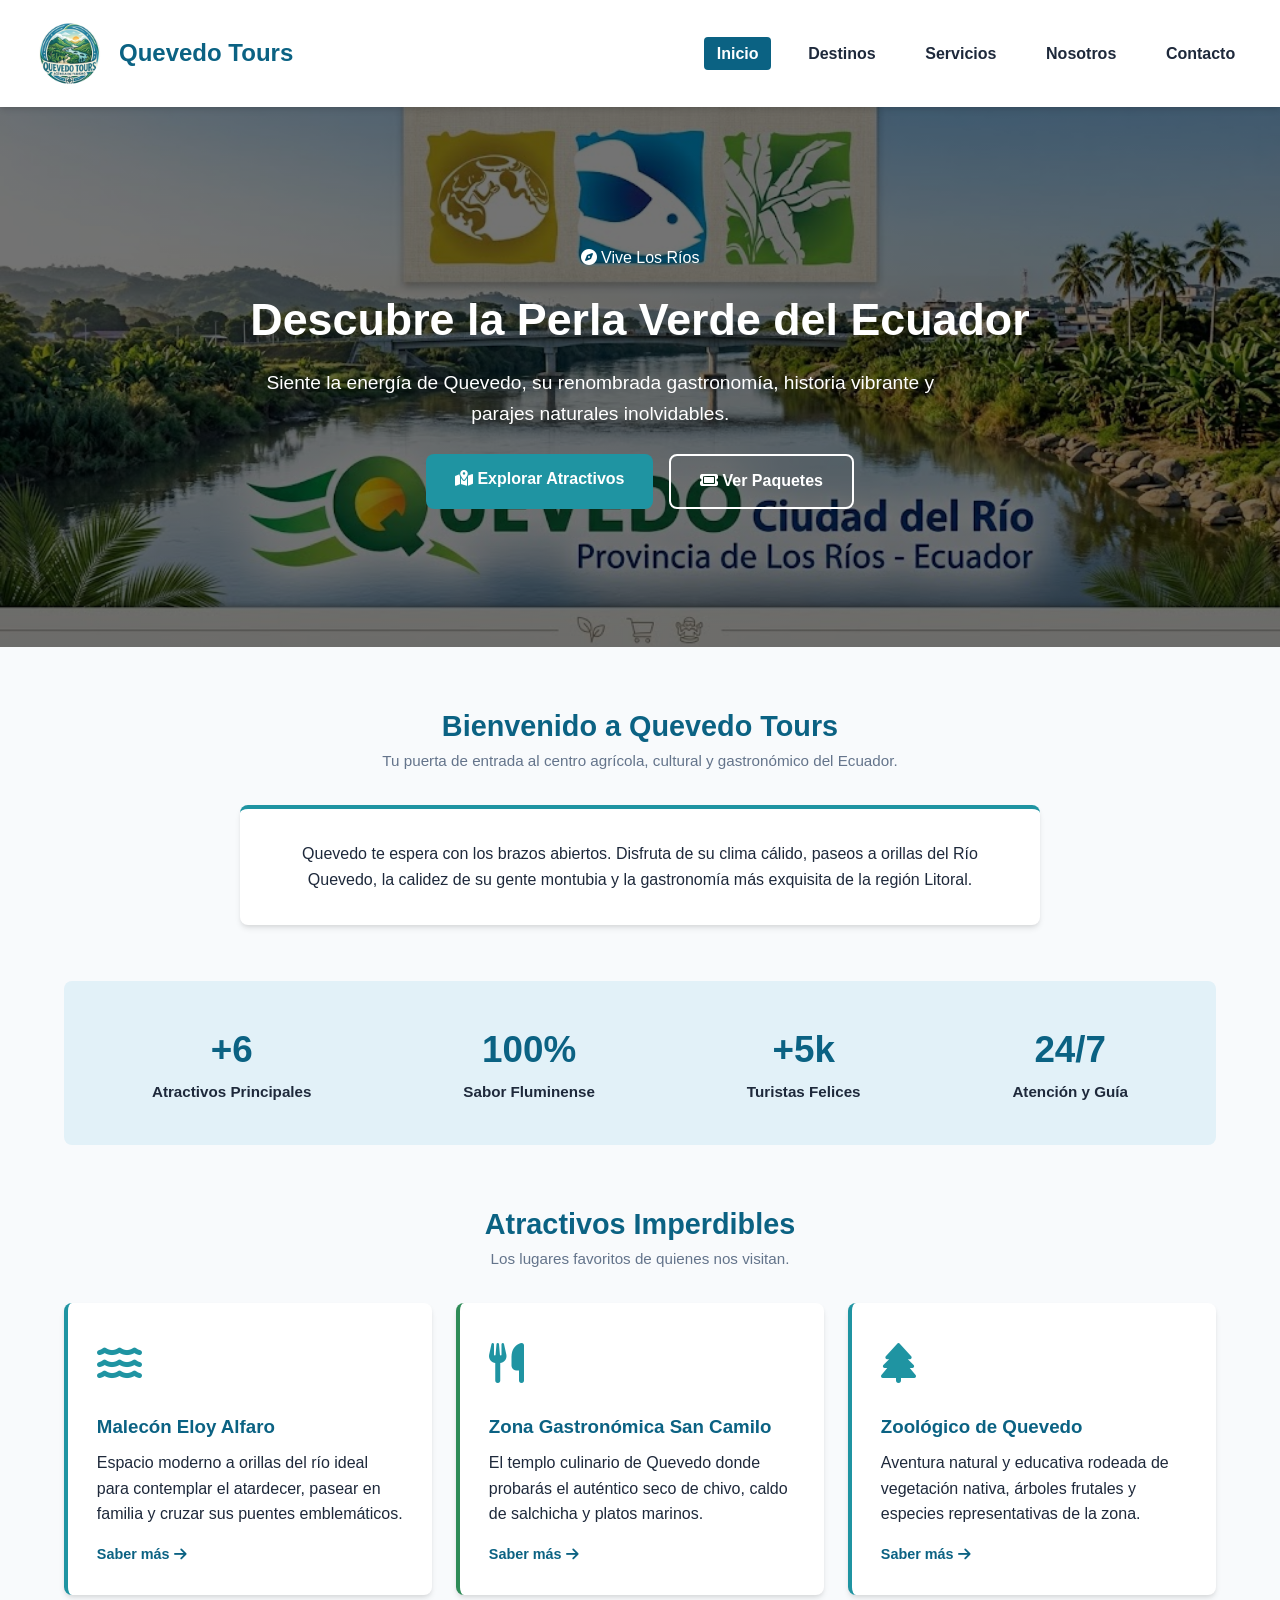
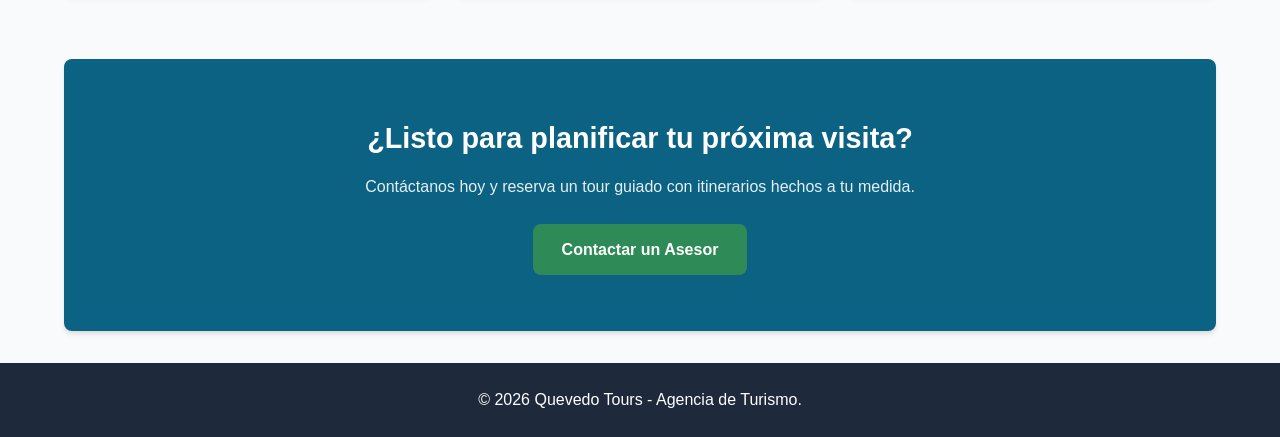
<file: index.html>
<!DOCTYPE html>
<html lang="es">
<head>
    <meta charset="UTF-8">
    <meta name="viewport" content="width=device-width, initial-scale=1.0">
    <title>Quevedo Tours - Inicio</title>
    <!-- Estilos del proyecto -->
    <link rel="stylesheet" href="css/styles.css">
    <!-- Iconos de FontAwesome -->
    <link rel="stylesheet" href="https://cdnjs.cloudflare.com/ajax/libs/font-awesome/6.4.0/css/all.min.css">
</head>
<body>

    <header class="main-header">
        <div class="logo-container">
            <img src="css/images/logo.jpg" alt="Logo de Quevedo Tours" class="logo-img">
            <span class="brand-name">Quevedo Tours</span>
        </div>
        <nav class="main-nav">
            <ul>
                <li><a href="index.html" class="active">Inicio</a></li>
                <li><a href="destinos.html">Destinos</a></li>
                <li><a href="servicios.html">Servicios</a></li>
                <li><a href="nosotros.html">Nosotros</a></li>
                <li><a href="contacto.html">Contacto</a></li>
            </ul>
        </nav>
    </header>

    <main class="main-content">

        <!-- 1. HERO BANNER PRINCIPAL -->
        <section class="hero">
            <div class="hero-content">
                <span class="badge"><i class="fa-solid fa-compass"></i> Vive Los Ríos</span>
                <h1>Descubre la Perla Verde del Ecuador</h1>
                <p>Siente la energía de Quevedo, su renombrada gastronomía, historia vibrante y parajes naturales inolvidables.</p>
                <div class="hero-buttons">
                    <a href="destinos.html" class="btn-primary"><i class="fa-solid fa-map-marked-alt"></i> Explorar Atractivos</a>
                    <a href="servicios.html" class="btn-secondary"><i class="fa-solid fa-ticket"></i> Ver Paquetes</a>
                </div>
            </div>
        </section>

        <div class="container">

            <!-- 2. SECCIÓN DE BIENVENIDA -->
            <section class="intro-section">
                <div class="section-title">
                    <h2>Bienvenido a Quevedo Tours</h2>
                    <p>Tu puerta de entrada al centro agrícola, cultural y gastronómico del Ecuador.</p>
                </div>
                <div class="intro-box">
                    <p>Quevedo te espera con los brazos abiertos. Disfruta de su clima cálido, paseos a orillas del Río Quevedo, la calidez de su gente montubia y la gastronomía más exquisita de la región Litoral.</p>
                </div>
            </section>

            <!-- 3. BANDEROLA DE CIFRAS RÁPIDAS -->
            <section class="stats-banner">
                <div class="stat-item">
                    <span class="stat-number">+6</span>
                    <span class="stat-label">Atractivos Principales</span>
                </div>
                <div class="stat-item">
                    <span class="stat-number">100%</span>
                    <span class="stat-label">Sabor Fluminense</span>
                </div>
                <div class="stat-item">
                    <span class="stat-number">+5k</span>
                    <span class="stat-label">Turistas Felices</span>
                </div>
                <div class="stat-item">
                    <span class="stat-number">24/7</span>
                    <span class="stat-label">Atención y Guía</span>
                </div>
            </section>

            <!-- 4. DESTINOS DESTACADOS (3 COLUMNAS) -->
            <section class="featured-section">
                <div class="section-title">
                    <h2>Atractivos Imperdibles</h2>
                    <p>Los lugares favoritos de quienes nos visitan.</p>
                </div>

                <div class="featured-grid">

                    <!-- Atractivo 1 -->
                    <article class="featured-card">
                        <div class="featured-icon">
                            <i class="fa-solid fa-water"></i>
                        </div>
                        <h3>Malecón Eloy Alfaro</h3>
                        <p>Espacio moderno a orillas del río ideal para contemplar el atardecer, pasear en familia y cruzar sus puentes emblemáticos.</p>
                        <a href="destinos.html" class="card-link">Saber más <i class="fa-solid fa-arrow-right"></i></a>
                    </article>

                    <!-- Atractivo 2 -->
                    <article class="featured-card highlight-featured">
                        <div class="featured-icon">
                            <i class="fa-solid fa-utensils"></i>
                        </div>
                        <h3>Zona Gastronómica San Camilo</h3>
                        <p>El templo culinario de Quevedo donde probarás el auténtico seco de chivo, caldo de salchicha y platos marinos.</p>
                        <a href="destinos.html" class="card-link">Saber más <i class="fa-solid fa-arrow-right"></i></a>
                    </article>

                    <!-- Atractivo 3 -->
                    <article class="featured-card">
                        <div class="featured-icon">
                            <i class="fa-solid fa-tree"></i>
                        </div>
                        <h3>Zoológico de Quevedo</h3>
                        <p>Aventura natural y educativa rodeada de vegetación nativa, árboles frutales y especies representativas de la zona.</p>
                        <a href="destinos.html" class="card-link">Saber más <i class="fa-solid fa-arrow-right"></i></a>
                    </article>

                </div>
            </section>

            <!-- 5. LLAMADO A LA ACCIÓN (CTA) -->
            <section class="about-cta">
                <h2>¿Listo para planificar tu próxima visita?</h2>
                <p>Contáctanos hoy y reserva un tour guiado con itinerarios hechos a tu medida.</p>
                <a href="contacto.html" class="btn-primary">Contactar un Asesor</a>
            </section>

        </div>
    </main>

    <footer class="main-footer">
        <p>&copy; 2026 Quevedo Tours - Agencia de Turismo.</p>
    </footer>

</body>
</html>
</file>
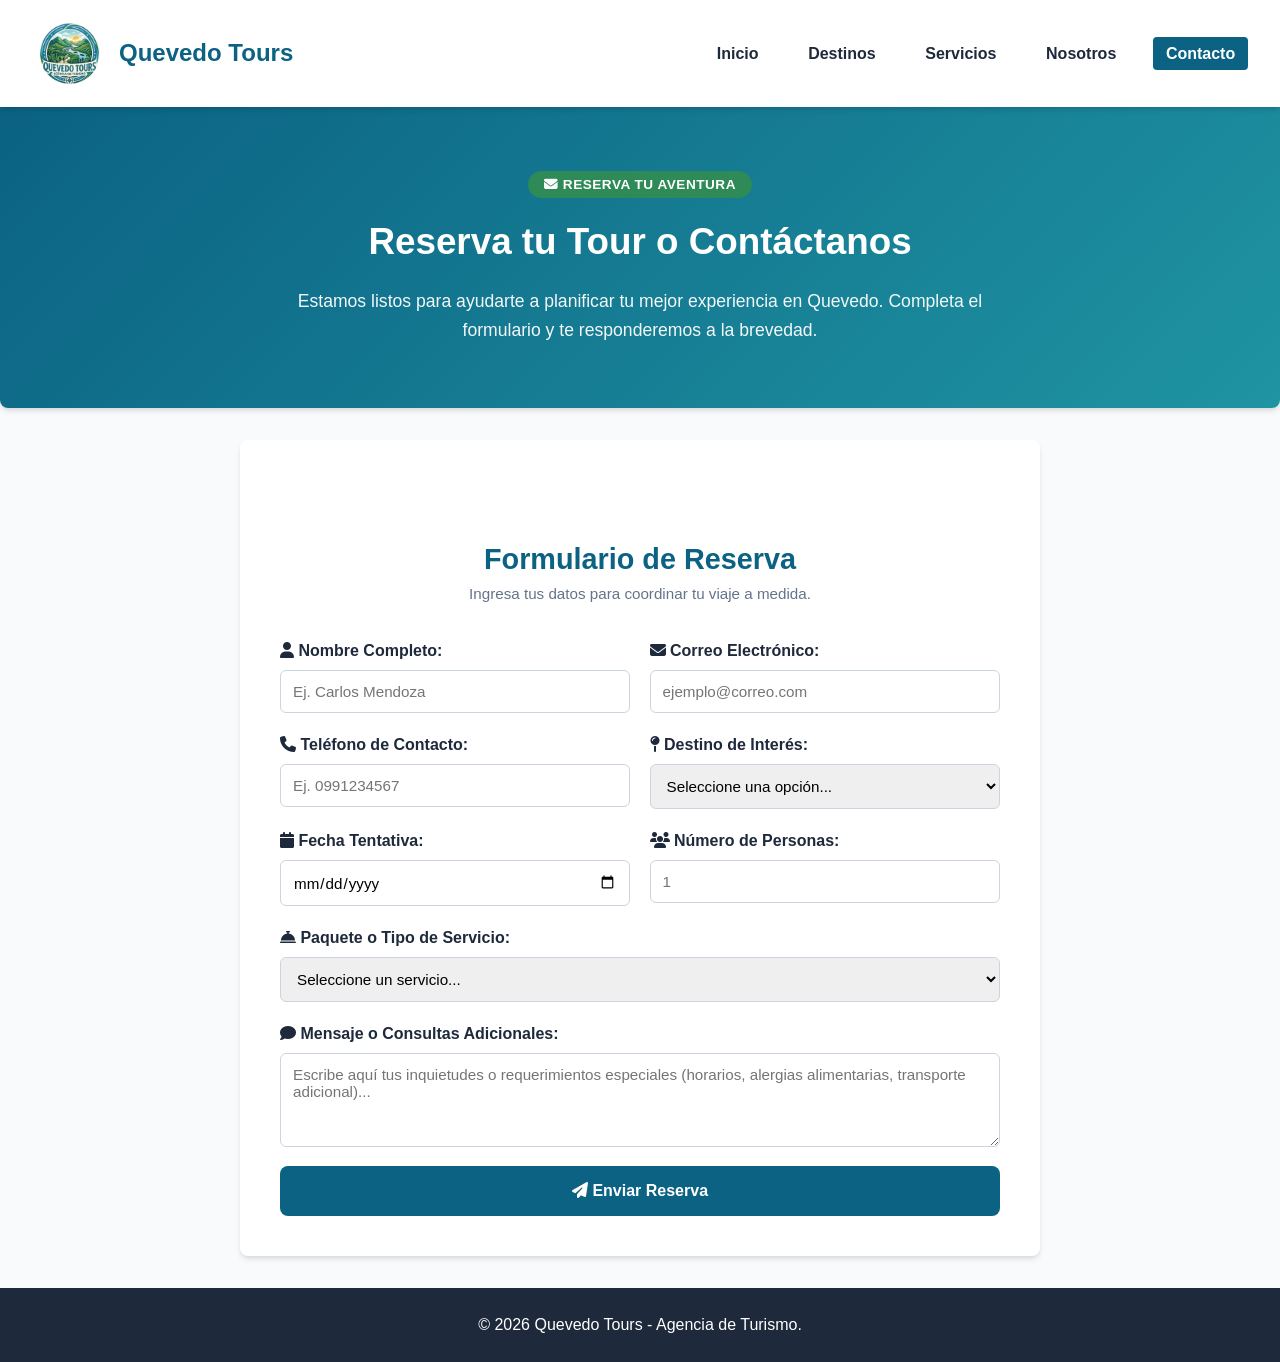
<file: contacto.html>
<!DOCTYPE html>
<html lang="es">
<head>
    <meta charset="UTF-8">
    <meta name="viewport" content="width=device-width, initial-scale=1.0">
    <title>Quevedo Tours - Contacto y Reserva</title>
    <!-- Estilos del proyecto -->
    <link rel="stylesheet" href="css/styles.css">
    <!-- Iconos de FontAwesome -->
    <link rel="stylesheet" href="https://cdnjs.cloudflare.com/ajax/libs/font-awesome/6.4.0/css/all.min.css">
</head>
<body>

    <header class="main-header">
        <div class="logo-container">
            <img src="css/images/logo.jpg" alt="Logo de Quevedo Tours" class="logo-img">
            <span class="brand-name">Quevedo Tours</span>
        </div>
        <nav class="main-nav">
            <ul>
                <li><a href="index.html">Inicio</a></li>
                <li><a href="destinos.html">Destinos</a></li>
                <li><a href="servicios.html">Servicios</a></li>
                <li><a href="nosotros.html">Nosotros</a></li>
                <li><a href="contacto.html" class="active">Contacto</a></li>
            </ul>
        </nav>
    </header>

    <main class="main-content">

        <!-- 1. HERO BANNER DE CONTACTO -->
        <section class="about-hero">
            <div class="hero-content">
                <span class="badge"><i class="fa-solid fa-envelope"></i> Reserva Tu Aventura</span>
                <h1>Reserva tu Tour o Contáctanos</h1>
                <p class="lead-text">Estamos listos para ayudarte a planificar tu mejor experiencia en Quevedo. Completa el formulario y te responderemos a la brevedad.</p>
            </div>
        </section>

        <div class="container">

            <!-- 2. FORMULARIO DE RESERVA / CONTACTO -->
            <section class="form-section">
                <div class="section-title">
                    <h2>Formulario de Reserva</h2>
                    <p>Ingresa tus datos para coordinar tu viaje a medida.</p>
                </div>

                <form action="#" method="post" class="booking-form">
                    
                    <!-- Campo: Nombre -->
                    <div class="form-group">
                        <label for="nombre"><i class="fa-solid fa-user"></i> Nombre Completo:</label>
                        <input type="text" id="nombre" name="nombre" required placeholder="Ej. Carlos Mendoza">
                    </div>

                    <!-- Campo: Correo -->
                    <div class="form-group">
                        <label for="email"><i class="fa-solid fa-envelope"></i> Correo Electrónico:</label>
                        <input type="email" id="email" name="email" required placeholder="ejemplo@correo.com">
                    </div>

                    <!-- Campo: Teléfono -->
                    <div class="form-group">
                        <label for="telefono"><i class="fa-solid fa-phone"></i> Teléfono de Contacto:</label>
                        <input type="tel" id="telefono" name="telefono" required placeholder="Ej. 0991234567">
                    </div>

                    <!-- Campo: Destino o Atractivo (Ajustado a tus 6 destinos) -->
                    <div class="form-group">
                        <label for="destino"><i class="fa-solid fa-map-pin"></i> Destino de Interés:</label>
                        <select id="destino" name="destino" required>
                            <option value="" disabled selected>Seleccione una opción...</option>
                            <option value="malecon">Malecón de Quevedo</option>
                            <option value="palacio">Palacio de Cristal</option>
                            <option value="tenis-club">Quevedo Tenis Club</option>
                            <option value="museo">Museo de Quevedo</option>
                            <option value="san-camilo">Zona Gastronómica San Camilo</option>
                            <option value="zoologico">Zoológico de Quevedo</option>
                            <option value="todos">Todos los Atractivos (City Tour)</option>
                        </select>
                    </div>

                    <!-- Campo: Fecha -->
                    <div class="form-group">
                        <label for="fecha"><i class="fa-solid fa-calendar"></i> Fecha Tentativa:</label>
                        <input type="date" id="fecha" name="fecha" required>
                    </div>

                    <!-- Campo: Número de personas -->
                    <div class="form-group">
                        <label for="personas"><i class="fa-solid fa-users"></i> Número de Personas:</label>
                        <input type="number" id="personas" name="personas" min="1" max="50" required placeholder="1">
                    </div>

                    <!-- Campo: Tipo de Servicio (Ajustado a tus 6 servicios) -->
                    <div class="form-group full-width">
                        <label for="servicio"><i class="fa-solid fa-concierge-bell"></i> Paquete o Tipo de Servicio:</label>
                        <select id="servicio" name="servicio" required>
                            <option value="" disabled selected>Seleccione un servicio...</option>
                            <option value="historica">Ruta Histórica y Patrimonial ($18.00/p)</option>
                            <option value="gastronomica">Ruta Gastronómica San Camilo ($25.00/p)</option>
                            <option value="zoologico">Aventura Ecológica en el Zoológico ($20.00/p)</option>
                            <option value="nocturno">Paseo Nocturno por el Malecón ($15.00/p)</option>
                            <option value="tenis">Day Pass Quevedo Tenis Club ($30.00/p)</option>
                            <option value="city-tour">City Tour Quevedo Total ($75.00/p)</option>
                            <option value="personalizado">Tour Privado / Personalizado</option>
                        </select>
                    </div>

                    <!-- Campo: Mensaje -->
                    <div class="form-group full-width">
                        <label for="mensaje"><i class="fa-solid fa-comment"></i> Mensaje o Consultas Adicionales:</label>
                        <textarea id="mensaje" name="mensaje" rows="4" placeholder="Escribe aquí tus inquietudes o requerimientos especiales (horarios, alergias alimentarias, transporte adicional)..."></textarea>
                    </div>

                    <!-- Botón Enviar -->
                    <button type="submit" class="btn-submit"><i class="fa-solid fa-paper-plane"></i> Enviar Reserva</button>
                </form>
            </section>

        </div>
    </main>

    <footer class="main-footer">
        <p>&copy; 2026 Quevedo Tours - Agencia de Turismo.</p>
    </footer>

</body>
</html>
</file>
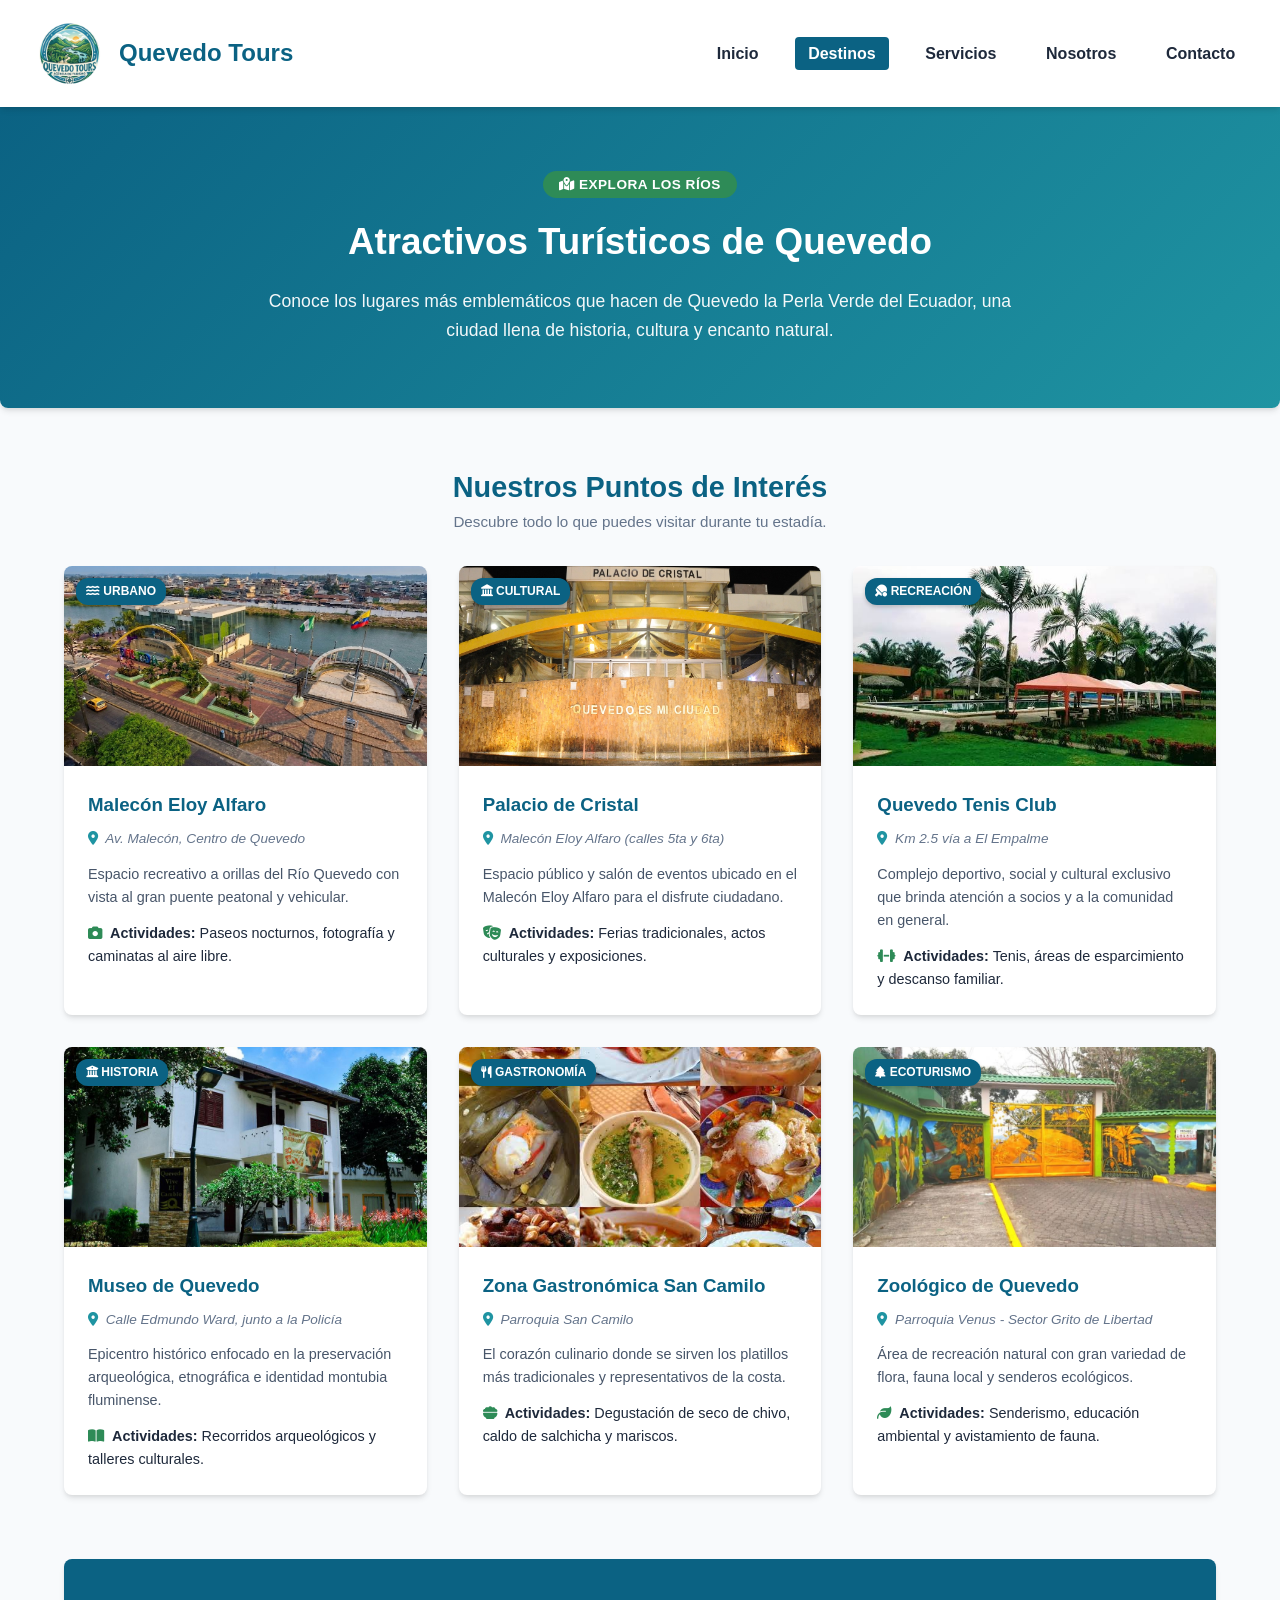
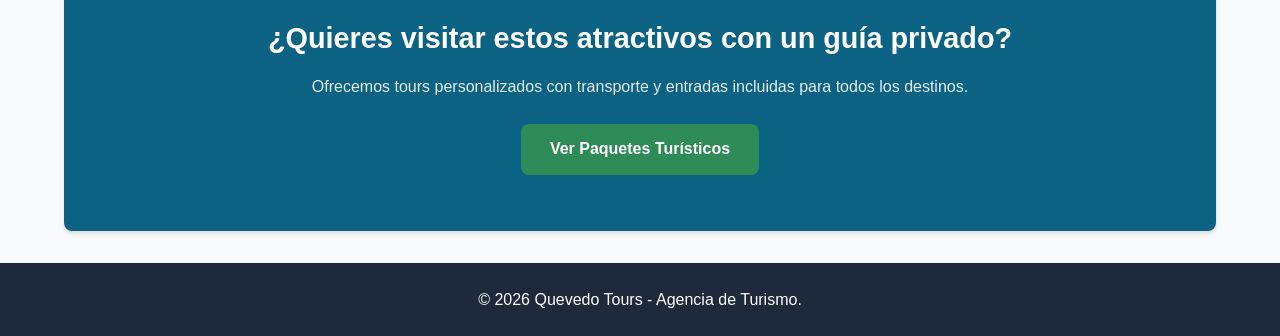
<file: destinos.html>
<!DOCTYPE html>
<html lang="es">
<head>
    <meta charset="UTF-8">
    <meta name="viewport" content="width=device-width, initial-scale=1.0">
    <title>Quevedo Tours - Lugares Turísticos</title>
    <!-- Estilos del proyecto -->
    <link rel="stylesheet" href="css/styles.css">
    <!-- Iconos de FontAwesome -->
    <link rel="stylesheet" href="https://cdnjs.cloudflare.com/ajax/libs/font-awesome/6.4.0/css/all.min.css">
</head>
<body>

    <header class="main-header">
        <div class="logo-container">
            <img src="css/images/logo.jpg" alt="Logo de Quevedo Tours" class="logo-img">
            <span class="brand-name">Quevedo Tours</span>
        </div>
        <nav class="main-nav">
            <ul>
                <li><a href="index.html">Inicio</a></li>
                <li><a href="destinos.html" class="active">Destinos</a></li>
                <li><a href="servicios.html">Servicios</a></li>
                <li><a href="nosotros.html">Nosotros</a></li>
                <li><a href="contacto.html">Contacto</a></li>
            </ul>
        </nav>
    </header>

    <main class="main-content">

        <!-- 1. HERO BANNER DE DESTINOS -->
        <section class="about-hero">
            <div class="hero-content">
                <span class="badge"><i class="fa-solid fa-map-location-dot"></i> Explora Los Ríos</span>
                <h1>Atractivos Turísticos de Quevedo</h1>
                <p class="lead-text">Conoce los lugares más emblemáticos que hacen de Quevedo la Perla Verde del Ecuador, una ciudad llena de historia, cultura y encanto natural.</p>
            </div>
        </section>

        <div class="container">

            <!-- 2. GRID DE DESTINOS (3 COLUMNAS) -->
            <section class="destinations-section">
                <div class="section-title">
                    <h2>Nuestros Puntos de Interés</h2>
                    <p>Descubre todo lo que puedes visitar durante tu estadía.</p>
                </div>

                <div class="cards-grid">

                    <!-- Destino 1 -->
                    <article class="card">
                        <div class="card-image-wrapper">
                            <span class="card-badge"><i class="fa-solid fa-water"></i> Urbano</span>
                            <img src="css/images/malecon.jfif" alt="Malecón Eloy Alfaro">
                        </div>
                        <div class="card-content">
                            <h3>Malecón Eloy Alfaro</h3>
                            <p class="location"><i class="fa-solid fa-location-dot"></i> Av. Malecón, Centro de Quevedo</p>
                            <p class="card-desc">Espacio recreativo a orillas del Río Quevedo con vista al gran puente peatonal y vehicular.</p>
                            <p class="activity"><i class="fa-solid fa-camera"></i> <strong>Actividades:</strong> Paseos nocturnos, fotografía y caminatas al aire libre.</p>
                        </div>
                    </article>

                    <!-- Destino 2 -->
                    <article class="card">
                        <div class="card-image-wrapper">
                            <span class="card-badge"><i class="fa-solid fa-landmark"></i> Cultural</span>
                            <img src="css/images/palacio de cristal.jpg" alt="Palacio de cristal">
                        </div>
                        <div class="card-content">
                            <h3>Palacio de Cristal</h3>
                            <p class="location"><i class="fa-solid fa-location-dot"></i> Malecón Eloy Alfaro (calles 5ta y 6ta)</p>
                            <p class="card-desc">Espacio público y salón de eventos ubicado en el Malecón Eloy Alfaro para el disfrute ciudadano.</p>
                            <p class="activity"><i class="fa-solid fa-masks-theater"></i> <strong>Actividades:</strong> Ferias tradicionales, actos culturales y exposiciones.</p>
                        </div>
                    </article>

                    <!-- Destino 3 -->
                    <article class="card">
                        <div class="card-image-wrapper">
                            <span class="card-badge"><i class="fa-solid fa-table-tennis-paddle-ball"></i> Recreación</span>
                            <img src="css/images/complejo.jfif" alt="Complejo Quevedo Tenis Club">
                        </div>
                        <div class="card-content">
                            <h3>Quevedo Tenis Club</h3>
                            <p class="location"><i class="fa-solid fa-location-dot"></i> Km 2.5 vía a El Empalme</p>
                            <p class="card-desc">Complejo deportivo, social y cultural exclusivo que brinda atención a socios y a la comunidad en general.</p>
                            <p class="activity"><i class="fa-solid fa-dumbbell"></i> <strong>Actividades:</strong> Tenis, áreas de esparcimiento y descanso familiar.</p>
                        </div>
                    </article>

                    <!-- Destino 4 -->
                    <article class="card">
                        <div class="card-image-wrapper">
                            <span class="card-badge"><i class="fa-solid fa-building-columns"></i> Historia</span>
                            <img src="css/images/museo.jpg" alt="Museo de Quevedo">
                        </div>
                        <div class="card-content">
                            <h3>Museo de Quevedo</h3>
                            <p class="location"><i class="fa-solid fa-location-dot"></i> Calle Edmundo Ward, junto a la Policía</p>
                            <p class="card-desc">Epicentro histórico enfocado en la preservación arqueológica, etnográfica e identidad montubia fluminense.</p>
                            <p class="activity"><i class="fa-solid fa-book-open"></i> <strong>Actividades:</strong> Recorridos arqueológicos y talleres culturales.</p>
                        </div>
                    </article>

                    <!-- Destino 5 -->
                    <article class="card">
                        <div class="card-image-wrapper">
                            <span class="card-badge"><i class="fa-solid fa-utensils"></i> Gastronomía</span>
                            <img src="css/images/comida.jfif" alt="Zona Gastronómica San Camilo">
                        </div>
                        <div class="card-content">
                            <h3>Zona Gastronómica San Camilo</h3>
                            <p class="location"><i class="fa-solid fa-location-dot"></i> Parroquia San Camilo</p>
                            <p class="card-desc">El corazón culinario donde se sirven los platillos más tradicionales y representativos de la costa.</p>
                            <p class="activity"><i class="fa-solid fa-bowl-food"></i> <strong>Actividades:</strong> Degustación de seco de chivo, caldo de salchicha y mariscos.</p>
                        </div>
                    </article>

                    <!-- Destino 6 -->
                    <article class="card">
                        <div class="card-image-wrapper">
                            <span class="card-badge"><i class="fa-solid fa-tree"></i> Ecoturismo</span>
                            <img src="css/images/zoologico entrada.jpg" alt="Zoológico de Quevedo">
                        </div>
                        <div class="card-content">
                            <h3>Zoológico de Quevedo</h3>
                            <p class="location"><i class="fa-solid fa-location-dot"></i> Parroquia Venus - Sector Grito de Libertad</p>
                            <p class="card-desc">Área de recreación natural con gran variedad de flora, fauna local y senderos ecológicos.</p>
                            <p class="activity"><i class="fa-solid fa-leaf"></i> <strong>Actividades:</strong> Senderismo, educación ambiental y avistamiento de fauna.</p>
                        </div>
                    </article>

                </div>
            </section>

            <!-- 3. LLAMADO A LA ACCIÓN (CTA) -->
            <section class="about-cta">
                <h2>¿Quieres visitar estos atractivos con un guía privado?</h2>
                <p>Ofrecemos tours personalizados con transporte y entradas incluidas para todos los destinos.</p>
                <a href="servicios.html" class="btn-primary">Ver Paquetes Turísticos</a>
            </section>

        </div>
    </main>

    <footer class="main-footer">
        <p>&copy; 2026 Quevedo Tours - Agencia de Turismo.</p>
    </footer>

</body>
</html>
</file>
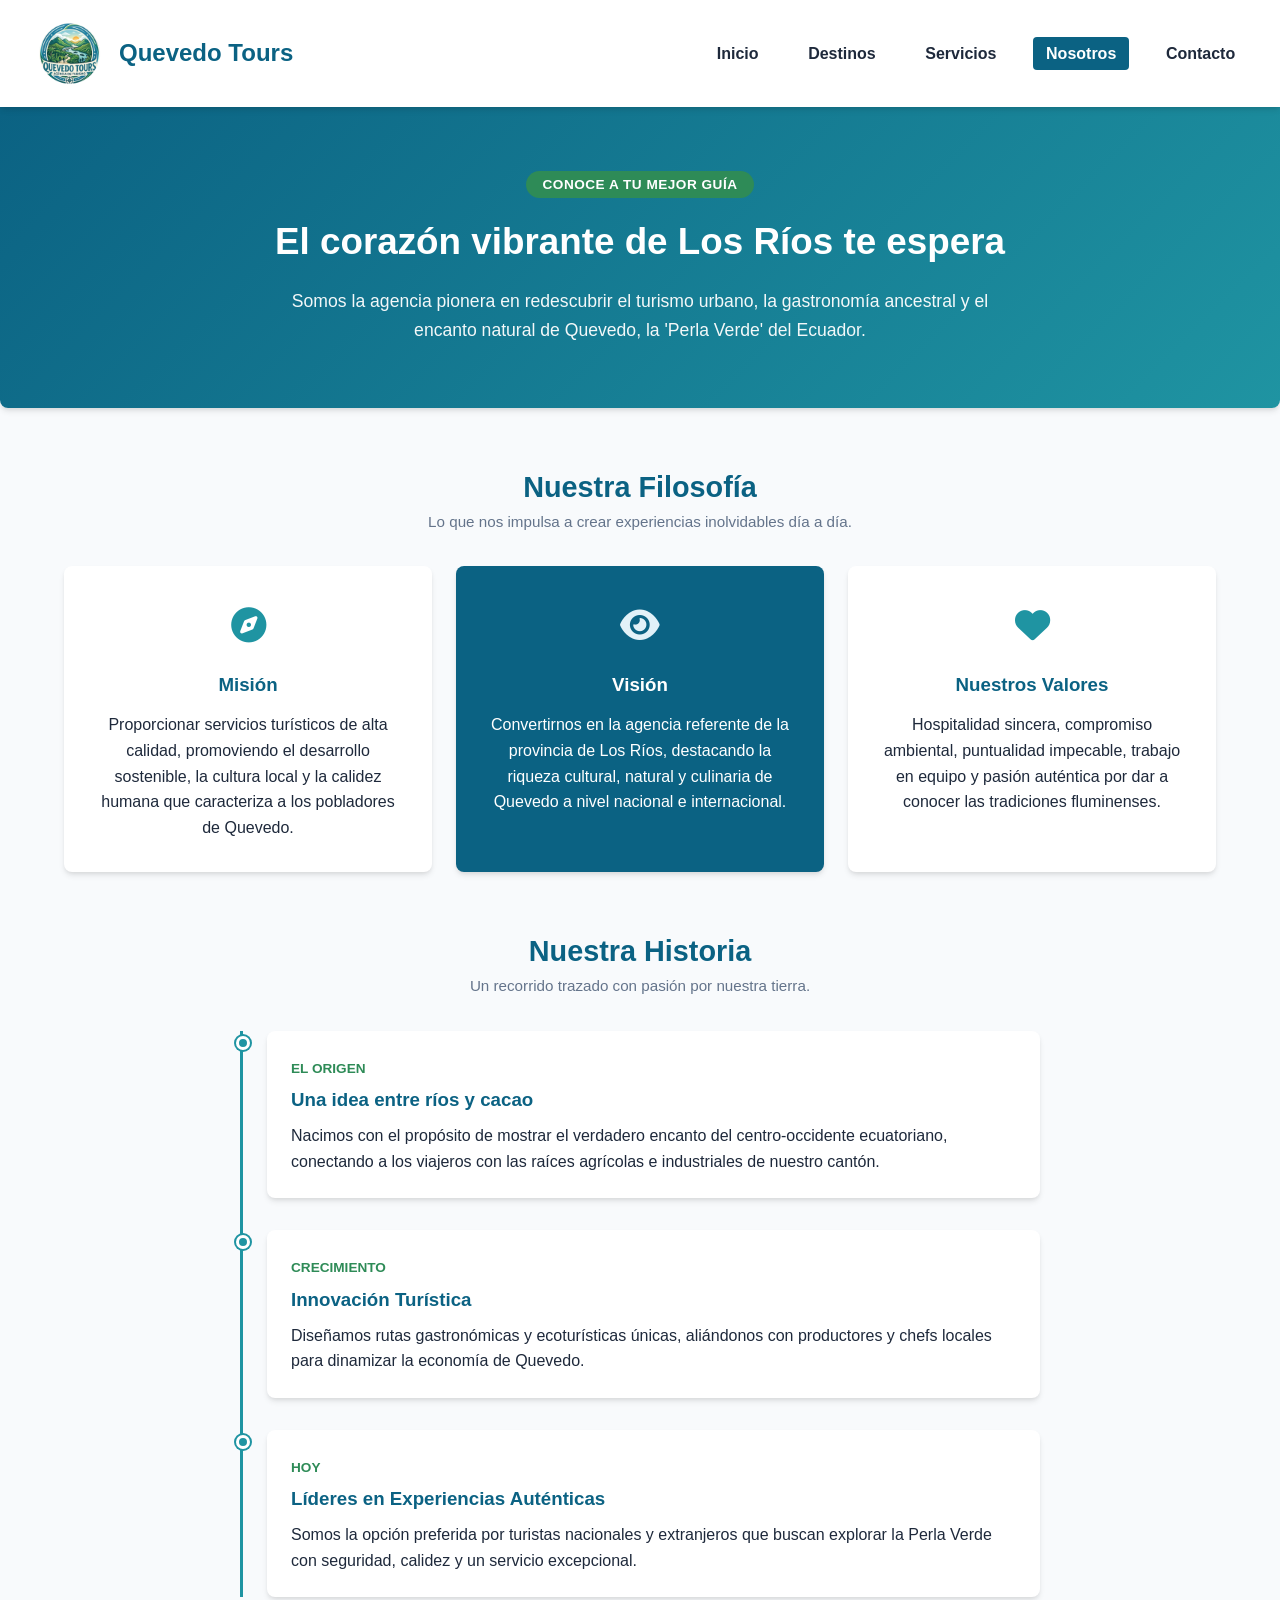
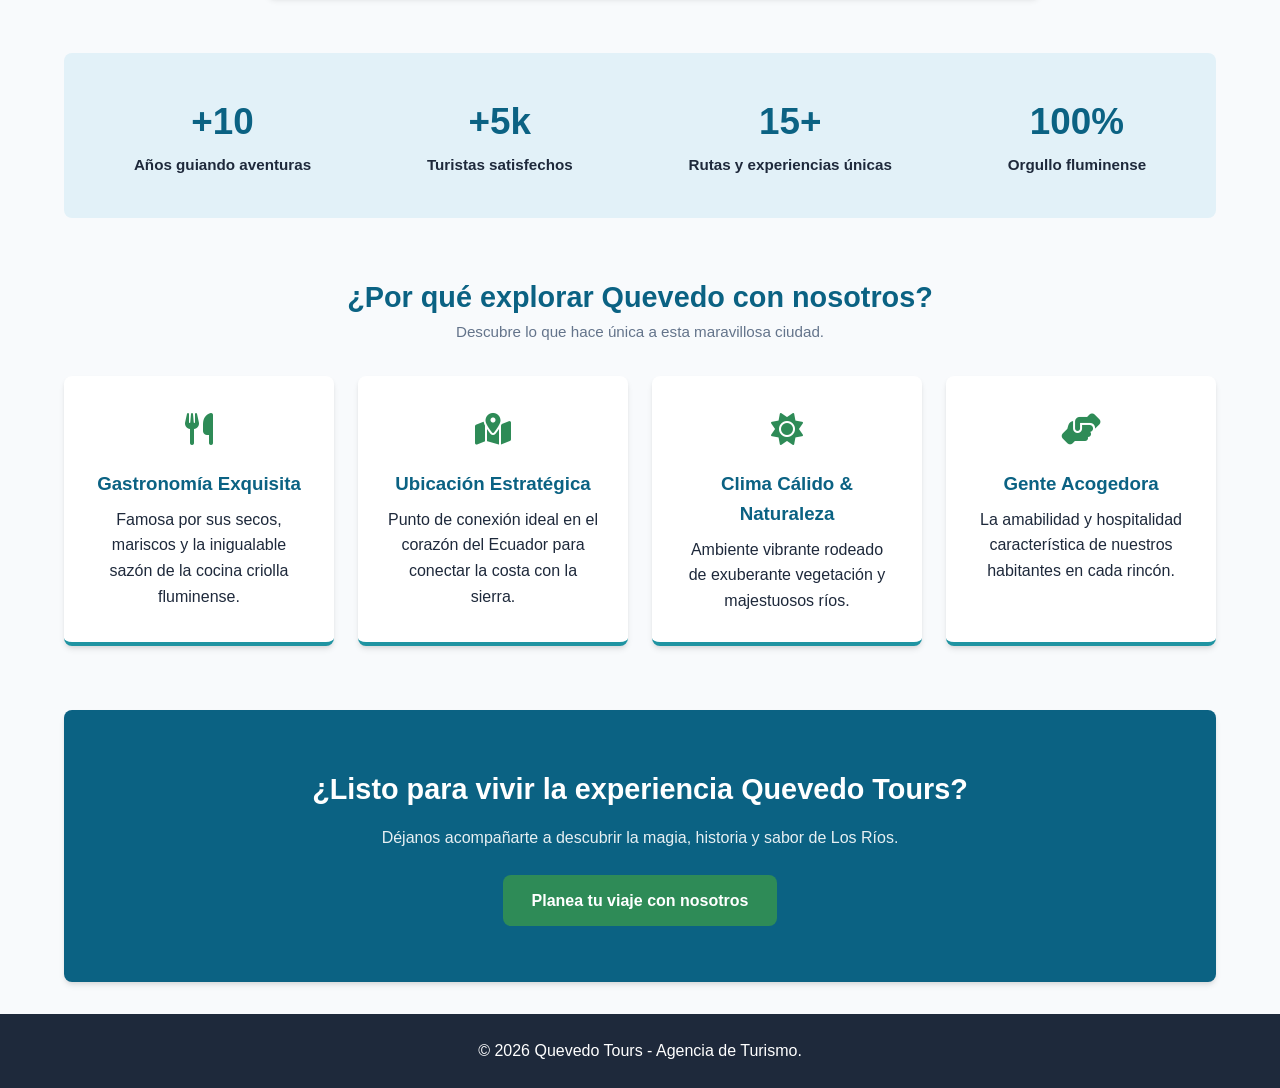
<file: nosotros.html>
<!DOCTYPE html>
<html lang="es">
<head>
    <meta charset="UTF-8">
    <meta name="viewport" content="width=device-width, initial-scale=1.0">
    <title>Quevedo Tours - Nosotros</title>
    <!-- Estilos de tu proyecto -->
    <link rel="stylesheet" href="css/styles.css">
    <!-- Iconos de FontAwesome para darle dinamismo visual -->
    <link rel="stylesheet" href="https://cdnjs.cloudflare.com/ajax/libs/font-awesome/6.4.0/css/all.min.css">
</head>
<body>

    <!-- Header Principal -->
    <header class="main-header">
        <div class="logo-container">
            <img src="css/images/logo.jpg" alt="Logo de Quevedo Tours" class="logo-img">
            <span class="brand-name">Quevedo Tours</span>
        </div>
        <nav class="main-nav">
            <ul>
                <li><a href="index.html">Inicio</a></li>
                <li><a href="destinos.html">Destinos</a></li>
                <li><a href="servicios.html">Servicios</a></li>
                <li><a href="nosotros.html" class="active">Nosotros</a></li>
                <li><a href="contacto.html">Contacto</a></li>
            </ul>
        </nav>
    </header>

    <main class="main-content">

        <!-- 1. HERO SECTION BANNER -->
        <section class="about-hero">
            <div class="hero-overlay"></div>
            <div class="hero-content">
                <span class="badge">Conoce a tu mejor guía</span>
                <h1>El corazón vibrante de Los Ríos te espera</h1>
                <p class="lead-text">Somos la agencia pionera en redescubrir el turismo urbano, la gastronomía ancestral y el encanto natural de Quevedo, la 'Perla Verde' del Ecuador.</p>
            </div>
        </section>

        <div class="container">

            <!-- 2. SECCIÓN MISION, VISIÓN Y VALORES EN TABULADORES / TARJETAS INTERACTIVAS -->
            <section class="mvv-section">
                <div class="section-title">
                    <h2>Nuestra Filosofía</h2>
                    <p>Lo que nos impulsa a crear experiencias inolvidables día a día.</p>
                </div>

                <div class="mvv-grid">
                    <div class="mvv-card">
                        <div class="mvv-icon"><i class="fa-solid fa-compass"></i></div>
                        <h3>Misión</h3>
                        <p>Proporcionar servicios turísticos de alta calidad, promoviendo el desarrollo sostenible, la cultura local y la calidez humana que caracteriza a los pobladores de Quevedo.</p>
                    </div>

                    <div class="mvv-card highlight-card">
                        <div class="mvv-icon"><i class="fa-solid fa-eye"></i></div>
                        <h3>Visión</h3>
                        <p>Convertirnos en la agencia referente de la provincia de Los Ríos, destacando la riqueza cultural, natural y culinaria de Quevedo a nivel nacional e internacional.</p>
                    </div>

                    <div class="mvv-card">
                        <div class="mvv-icon"><i class="fa-solid fa-heart"></i></div>
                        <h3>Nuestros Valores</h3>
                        <p>Hospitalidad sincera, compromiso ambiental, puntualidad impecable, trabajo en equipo y pasión auténtica por dar a conocer las tradiciones fluminenses.</p>
                    </div>
                </div>
            </section>

            <!-- 3. LÍNEA DE TIEMPO DE NUESTRA HISTORIA -->
            <section class="story-timeline-section">
                <div class="section-title">
                    <h2>Nuestra Historia</h2>
                    <p>Un recorrido trazado con pasión por nuestra tierra.</p>
                </div>

                <div class="timeline">
                    <div class="timeline-item">
                        <div class="timeline-dot"></div>
                        <div class="timeline-content">
                            <span class="year">El Origen</span>
                            <h3>Una idea entre ríos y cacao</h3>
                            <p>Nacimos con el propósito de mostrar el verdadero encanto del centro-occidente ecuatoriano, conectando a los viajeros con las raíces agrícolas e industriales de nuestro cantón.</p>
                        </div>
                    </div>

                    <div class="timeline-item">
                        <div class="timeline-dot"></div>
                        <div class="timeline-content">
                            <span class="year">Crecimiento</span>
                            <h3>Innovación Turística</h3>
                            <p>Diseñamos rutas gastronómicas y ecoturísticas únicas, aliándonos con productores y chefs locales para dinamizar la economía de Quevedo.</p>
                        </div>
                    </div>

                    <div class="timeline-item">
                        <div class="timeline-dot"></div>
                        <div class="timeline-content">
                            <span class="year">Hoy</span>
                            <h3>Líderes en Experiencias Auténticas</h3>
                            <p>Somos la opción preferida por turistas nacionales y extranjeros que buscan explorar la Perla Verde con seguridad, calidez y un servicio excepcional.</p>
                        </div>
                    </div>
                </div>
            </section>

            <!-- 4. CONTADORES DE IMPACTO -->
            <section class="stats-banner">
                <div class="stat-item">
                    <span class="stat-number">+10</span>
                    <span class="stat-label">Años guiando aventuras</span>
                </div>
                <div class="stat-item">
                    <span class="stat-number">+5k</span>
                    <span class="stat-label">Turistas satisfechos</span>
                </div>
                <div class="stat-item">
                    <span class="stat-number">15+</span>
                    <span class="stat-label">Rutas y experiencias únicas</span>
                </div>
                <div class="stat-item">
                    <span class="stat-number">100%</span>
                    <span class="stat-label">Orgullo fluminense</span>
                </div>
            </section>

            <!-- 5. ¿POR QUÉ VISITAR QUEVEDO? (TARJETAS DE ATRACTIVOS) -->
            <section class="why-visit-section">
                <div class="section-title">
                    <h2>¿Por qué explorar Quevedo con nosotros?</h2>
                    <p>Descubre lo que hace única a esta maravillosa ciudad.</p>
                </div>

                <div class="reasons-grid">
                    <div class="reason-card">
                        <div class="reason-icon"><i class="fa-solid fa-utensils"></i></div>
                        <h3>Gastronomía Exquisita</h3>
                        <p>Famosa por sus secos, mariscos y la inigualable sazón de la cocina criolla fluminense.</p>
                    </div>

                    <div class="reason-card">
                        <div class="reason-icon"><i class="fa-solid fa-map-location-dot"></i></div>
                        <h3>Ubicación Estratégica</h3>
                        <p>Punto de conexión ideal en el corazón del Ecuador para conectar la costa con la sierra.</p>
                    </div>

                    <div class="reason-card">
                        <div class="reason-icon"><i class="fa-solid fa-sun"></i></div>
                        <h3>Clima Cálido & Naturaleza</h3>
                        <p>Ambiente vibrante rodeado de exuberante vegetación y majestuosos ríos.</p>
                    </div>

                    <div class="reason-card">
                        <div class="reason-icon"><i class="fa-solid fa-handshake-angle"></i></div>
                        <h3>Gente Acogedora</h3>
                        <p>La amabilidad y hospitalidad característica de nuestros habitantes en cada rincón.</p>
                    </div>
                </div>
            </section>

            <!-- 6. LLAMADO A LA ACCIÓN (CTA) -->
            <section class="about-cta">
                <h2>¿Listo para vivir la experiencia Quevedo Tours?</h2>
                <p>Déjanos acompañarte a descubrir la magia, historia y sabor de Los Ríos.</p>
                <a href="contacto.html" class="btn-primary">Planea tu viaje con nosotros</a>
            </section>

        </div>
    </main>

    <footer class="main-footer">
        <p>&copy; 2026 Quevedo Tours - Agencia de Turismo.</p>
    </footer>

</body>
</html>
</file>
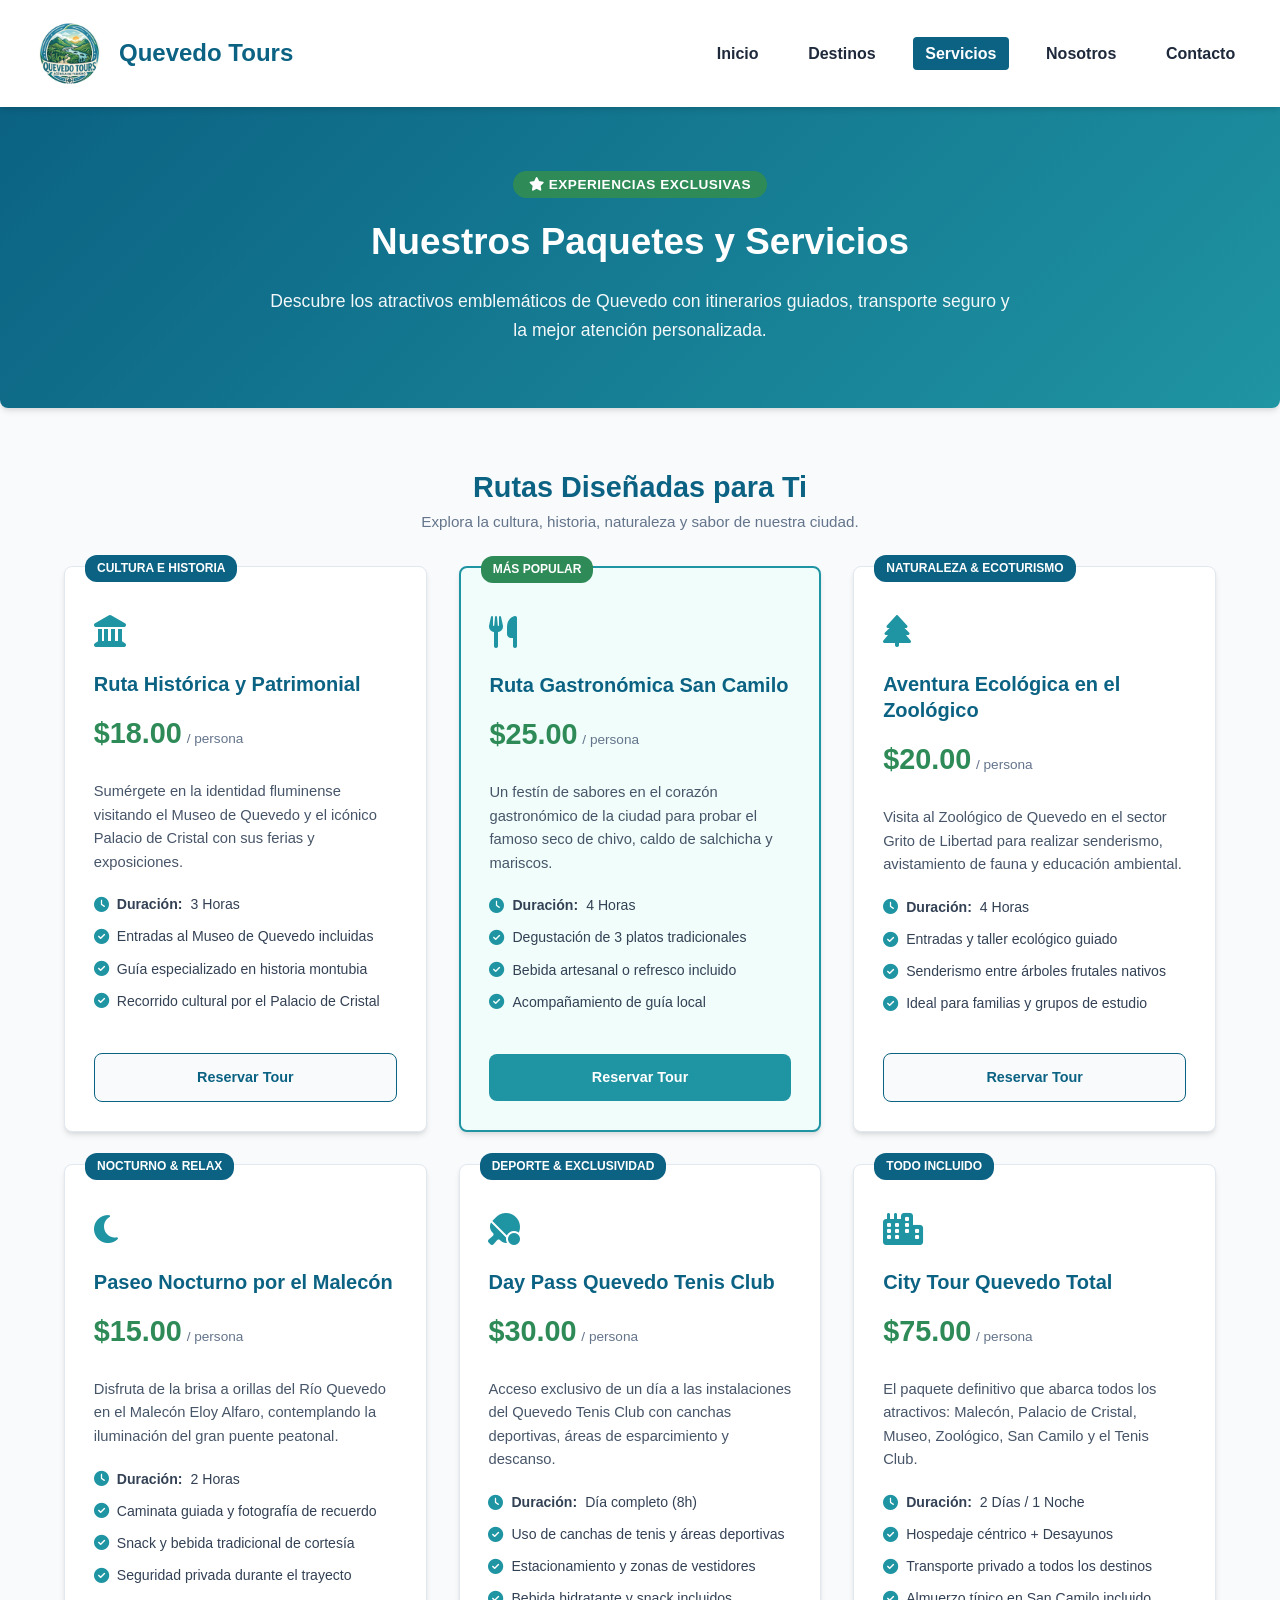
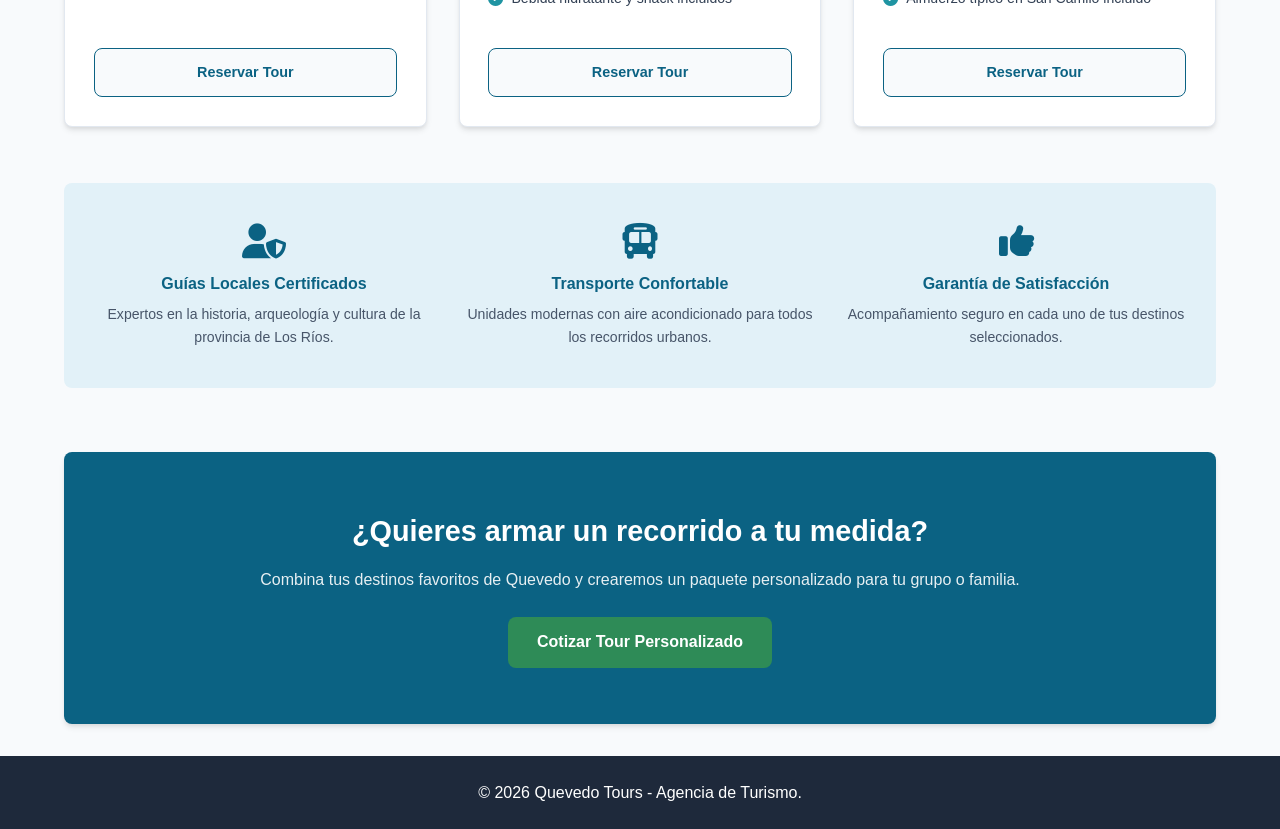
<file: servicios.html>
<!DOCTYPE html>
<html lang="es">
<head>
    <meta charset="UTF-8">
    <meta name="viewport" content="width=device-width, initial-scale=1.0">
    <title>Quevedo Tours - Servicios</title>
    <!-- Estilos del proyecto -->
    <link rel="stylesheet" href="css/styles.css">
    <!-- Iconos de FontAwesome -->
    <link rel="stylesheet" href="https://cdnjs.cloudflare.com/ajax/libs/font-awesome/6.4.0/css/all.min.css">
</head>
<body>

    <header class="main-header">
        <div class="logo-container">
            <img src="css/images/logo.jpg" alt="Logo de Quevedo Tours" class="logo-img">
            <span class="brand-name">Quevedo Tours</span>
        </div>
        <nav class="main-nav">
            <ul>
                <li><a href="index.html">Inicio</a></li>
                <li><a href="destinos.html">Destinos</a></li>
                <li><a href="servicios.html" class="active">Servicios</a></li>
                <li><a href="nosotros.html">Nosotros</a></li>
                <li><a href="contacto.html">Contacto</a></li>
            </ul>
        </nav>
    </header>

    <main class="main-content">

        <!-- 1. HERO BANNER DE SERVICIOS -->
        <section class="about-hero">
            <div class="hero-content">
                <span class="badge"><i class="fa-solid fa-star"></i> Experiencias Exclusivas</span>
                <h1>Nuestros Paquetes y Servicios</h1>
                <p class="lead-text">Descubre los atractivos emblemáticos de Quevedo con itinerarios guiados, transporte seguro y la mejor atención personalizada.</p>
            </div>
        </section>

        <div class="container">

            <!-- 2. GRID DE SERVICIOS Y PAQUETES -->
            <section class="services-section">
                <div class="section-title">
                    <h2>Rutas Diseñadas para Ti</h2>
                    <p>Explora la cultura, historia, naturaleza y sabor de nuestra ciudad.</p>
                </div>

                <div class="services-grid">

                    <!-- Tour 1 -->
                    <article class="service-card">
                        <div class="service-tag">Cultura e Historia</div>
                        <div class="service-header">
                            <div class="service-icon"><i class="fa-solid fa-landmark"></i></div>
                            <h3>Ruta Histórica y Patrimonial</h3>
                            <div class="price-container">
                                <span class="price">$18.00</span>
                                <span class="price-period">/ persona</span>
                            </div>
                        </div>
                        <p class="service-desc">Sumérgete en la identidad fluminense visitando el Museo de Quevedo y el icónico Palacio de Cristal con sus ferias y exposiciones.</p>
                        <ul class="service-features">
                            <li><i class="fa-solid fa-clock"></i> <strong>Duración:</strong> 3 Horas</li>
                            <li><i class="fa-solid fa-circle-check"></i> Entradas al Museo de Quevedo incluidas</li>
                            <li><i class="fa-solid fa-circle-check"></i> Guía especializado en historia montubia</li>
                            <li><i class="fa-solid fa-circle-check"></i> Recorrido cultural por el Palacio de Cristal</li>
                        </ul>
                        <a href="contacto.html" class="btn-card">Reservar Tour</a>
                    </article>

                    <!-- Tour 2 (Destacado) -->
                    <article class="service-card highlight-card">
                        <div class="service-tag badge-pop">Más Popular</div>
                        <div class="service-header">
                            <div class="service-icon"><i class="fa-solid fa-utensils"></i></div>
                            <h3>Ruta Gastronómica San Camilo</h3>
                            <div class="price-container">
                                <span class="price">$25.00</span>
                                <span class="price-period">/ persona</span>
                            </div>
                        </div>
                        <p class="service-desc">Un festín de sabores en el corazón gastronómico de la ciudad para probar el famoso seco de chivo, caldo de salchicha y mariscos.</p>
                        <ul class="service-features">
                            <li><i class="fa-solid fa-clock"></i> <strong>Duración:</strong> 4 Horas</li>
                            <li><i class="fa-solid fa-circle-check"></i> Degustación de 3 platos tradicionales</li>
                            <li><i class="fa-solid fa-circle-check"></i> Bebida artesanal o refresco incluido</li>
                            <li><i class="fa-solid fa-circle-check"></i> Acompañamiento de guía local</li>
                        </ul>
                        <a href="contacto.html" class="btn-card btn-card-primary">Reservar Tour</a>
                    </article>

                    <!-- Tour 3 -->
                    <article class="service-card">
                        <div class="service-tag">Naturaleza & Ecoturismo</div>
                        <div class="service-header">
                            <div class="service-icon"><i class="fa-solid fa-tree"></i></div>
                            <h3>Aventura Ecológica en el Zoológico</h3>
                            <div class="price-container">
                                <span class="price">$20.00</span>
                                <span class="price-period">/ persona</span>
                            </div>
                        </div>
                        <p class="service-desc">Visita al Zoológico de Quevedo en el sector Grito de Libertad para realizar senderismo, avistamiento de fauna y educación ambiental.</p>
                        <ul class="service-features">
                            <li><i class="fa-solid fa-clock"></i> <strong>Duración:</strong> 4 Horas</li>
                            <li><i class="fa-solid fa-circle-check"></i> Entradas y taller ecológico guiado</li>
                            <li><i class="fa-solid fa-circle-check"></i> Senderismo entre árboles frutales nativos</li>
                            <li><i class="fa-solid fa-circle-check"></i> Ideal para familias y grupos de estudio</li>
                        </ul>
                        <a href="contacto.html" class="btn-card">Reservar Tour</a>
                    </article>

                    <!-- Tour 4 -->
                    <article class="service-card">
                        <div class="service-tag">Nocturno & Relax</div>
                        <div class="service-header">
                            <div class="service-icon"><i class="fa-solid fa-moon"></i></div>
                            <h3>Paseo Nocturno por el Malecón</h3>
                            <div class="price-container">
                                <span class="price">$15.00</span>
                                <span class="price-period">/ persona</span>
                            </div>
                        </div>
                        <p class="service-desc">Disfruta de la brisa a orillas del Río Quevedo en el Malecón Eloy Alfaro, contemplando la iluminación del gran puente peatonal.</p>
                        <ul class="service-features">
                            <li><i class="fa-solid fa-clock"></i> <strong>Duración:</strong> 2 Horas</li>
                            <li><i class="fa-solid fa-circle-check"></i> Caminata guiada y fotografía de recuerdo</li>
                            <li><i class="fa-solid fa-circle-check"></i> Snack y bebida tradicional de cortesía</li>
                            <li><i class="fa-solid fa-circle-check"></i> Seguridad privada durante el trayecto</li>
                        </ul>
                        <a href="contacto.html" class="btn-card">Reservar Tour</a>
                    </article>

                    <!-- Tour 5 -->
                    <article class="service-card">
                        <div class="service-tag">Deporte & Exclusividad</div>
                        <div class="service-header">
                            <div class="service-icon"><i class="fa-solid fa-table-tennis-paddle-ball"></i></div>
                            <h3>Day Pass Quevedo Tenis Club</h3>
                            <div class="price-container">
                                <span class="price">$30.00</span>
                                <span class="price-period">/ persona</span>
                            </div>
                        </div>
                        <p class="service-desc">Acceso exclusivo de un día a las instalaciones del Quevedo Tenis Club con canchas deportivas, áreas de esparcimiento y descanso.</p>
                        <ul class="service-features">
                            <li><i class="fa-solid fa-clock"></i> <strong>Duración:</strong> Día completo (8h)</li>
                            <li><i class="fa-solid fa-circle-check"></i> Uso de canchas de tenis y áreas deportivas</li>
                            <li><i class="fa-solid fa-circle-check"></i> Estacionamiento y zonas de vestidores</li>
                            <li><i class="fa-solid fa-circle-check"></i> Bebida hidratante y snack incluidos</li>
                        </ul>
                        <a href="contacto.html" class="btn-card">Reservar Tour</a>
                    </article>

                    <!-- Tour 6 -->
                    <article class="service-card">
                        <div class="service-tag">Todo Incluido</div>
                        <div class="service-header">
                            <div class="service-icon"><i class="fa-solid fa-city"></i></div>
                            <h3>City Tour Quevedo Total</h3>
                            <div class="price-container">
                                <span class="price">$75.00</span>
                                <span class="price-period">/ persona</span>
                            </div>
                        </div>
                        <p class="service-desc">El paquete definitivo que abarca todos los atractivos: Malecón, Palacio de Cristal, Museo, Zoológico, San Camilo y el Tenis Club.</p>
                        <ul class="service-features">
                            <li><i class="fa-solid fa-clock"></i> <strong>Duración:</strong> 2 Días / 1 Noche</li>
                            <li><i class="fa-solid fa-circle-check"></i> Hospedaje céntrico + Desayunos</li>
                            <li><i class="fa-solid fa-circle-check"></i> Transporte privado a todos los destinos</li>
                            <li><i class="fa-solid fa-circle-check"></i> Almuerzo típico en San Camilo incluido</li>
                        </ul>
                        <a href="contacto.html" class="btn-card">Reservar Tour</a>
                    </article>

                </div>
            </section>

            <!-- 3. BANDEROLA DE GARANTÍAS / BENEFICIOS DE RESERVAR -->
            <section class="benefits-banner">
                <div class="benefit-item">
                    <i class="fa-solid fa-user-shield"></i>
                    <h4>Guías Locales Certificados</h4>
                    <p>Expertos en la historia, arqueología y cultura de la provincia de Los Ríos.</p>
                </div>
                <div class="benefit-item">
                    <i class="fa-solid fa-bus"></i>
                    <h4>Transporte Confortable</h4>
                    <p>Unidades modernas con aire acondicionado para todos los recorridos urbanos.</p>
                </div>
                <div class="benefit-item">
                    <i class="fa-solid fa-thumbs-up"></i>
                    <h4>Garantía de Satisfacción</h4>
                    <p>Acompañamiento seguro en cada uno de tus destinos seleccionados.</p>
                </div>
            </section>

            <!-- 4. LLAMADO A LA ACCIÓN (CTA) -->
            <section class="about-cta">
                <h2>¿Quieres armar un recorrido a tu medida?</h2>
                <p>Combina tus destinos favoritos de Quevedo y crearemos un paquete personalizado para tu grupo o familia.</p>
                <a href="contacto.html" class="btn-primary">Cotizar Tour Personalizado</a>
            </section>

        </div>
    </main>

    <footer class="main-footer">
        <p>&copy; 2026 Quevedo Tours - Agencia de Turismo.</p>
    </footer>

</body>
</html>
</file>
<file: css/styles.css>
/* ==========================================================================
   HOJA DE ESTILOS CONSOLIDADA Y RESPONSIVE - QUEVEDO TOURS (CSS3)
   ========================================================================== */

/* 1. Reset y Variables Globales */
* {
    margin: 0;
    padding: 0;
    box-sizing: border-box;
}

:root {
    --primary-color: #0b6283;
    --secondary-color: #1f94a2;
    --accent-color: #2e8b57;
    --dark-color: #1e293b;
    --light-color: #f8fafc;
    --white: #ffffff;
    --shadow: 0 4px 6px -1px rgba(0, 0, 0, 0.1), 0 2px 4px -1px rgba(0, 0, 0, 0.06);
    --border-radius: 8px;
    --font-family: 'Segoe UI', Tahoma, Geneva, Verdana, sans-serif;
}

body {
    font-family: var(--font-family);
    background-color: var(--light-color);
    color: var(--dark-color);
    line-height: 1.6;
    display: flex;
    flex-direction: column;
    min-height: 100vh;
}

/* 2. Header y Navegación (Flexbox) */
.main-header {
    background-color: var(--white);
    box-shadow: var(--shadow);
    padding: 1rem 2rem;
    display: flex;
    justify-content: space-between;
    align-items: center;
    position: sticky;
    top: 0;
    z-index: 1000;
}

.logo-container {
    display: flex;
    align-items: center;
    gap: 12px;
}

.logo-img {
    width: 75px;
    height: 75px;
    object-fit: contain;
}

.brand-name {
    font-size: 1.5rem;
    font-weight: 700;
    color: var(--primary-color);
}

.main-nav ul {
    display: flex;
    list-style: none;
    gap: 1.5rem;
}

.main-nav a {
    text-decoration: none;
    color: var(--dark-color);
    font-weight: 600;
    padding: 0.5rem 0.8rem;
    border-radius: 4px;
    transition: all 0.3s ease;
}

.main-nav a:hover,
.main-nav a:focus {
    color: var(--primary-color);
    background-color: #e2f1f8;
    outline: none;
}

.main-nav a.active {
    color: var(--white);
    background-color: var(--primary-color);
}

/* 3. Hero Section Global & Home */
.hero {
    background: linear-gradient(rgba(0, 0, 0, 0.55), rgba(0, 0, 0, 0.55)), url('images/banner.jpg') center/cover no-repeat;
    min-height: 60vh;
    display: flex;
    justify-content: center;
    align-items: center;
    text-align: center;
    color: var(--white);
    padding: 3rem 1rem;
}

.hero-content h1 {
    font-size: 2.8rem;
    margin: 0.8rem 0;
}

.hero-content p {
    font-size: 1.2rem;
    margin-bottom: 1.5rem;
    max-width: 700px;
}

.hero-buttons {
    display: flex;
    gap: 1rem;
    justify-content: center;
    flex-wrap: wrap;
    margin-top: 1rem;
}

.btn-primary {
    display: inline-block;
    background-color: var(--secondary-color);
    color: var(--white);
    padding: 0.8rem 1.8rem;
    text-decoration: none;
    border-radius: var(--border-radius);
    font-weight: bold;
    transition: background-color 0.3s ease;
}

.btn-primary:hover,
.btn-primary:focus {
    background-color: var(--primary-color);
}

.btn-secondary {
    display: inline-block;
    background-color: transparent;
    color: var(--white);
    border: 2px solid var(--white);
    padding: 0.8rem 1.8rem;
    text-decoration: none;
    border-radius: var(--border-radius);
    font-weight: bold;
    transition: all 0.3s ease;
}

.btn-secondary:hover {
    background-color: var(--white);
    color: var(--primary-color);
}

/* 4. Layout Contenedor */
.container {
    width: 90%;
    max-width: 1200px;
    margin: 2rem auto;
    flex: 1;
}

.page-title {
    text-align: center;
    margin-bottom: 2.5rem;
}

.page-title h1 {
    color: var(--primary-color);
    margin-bottom: 0.5rem;
}

/* 5. Inicio: Secciones */
.intro-section {
    text-align: center;
    margin-bottom: 3rem;
}

.intro-box {
    background-color: var(--white);
    padding: 2rem;
    border-radius: var(--border-radius);
    box-shadow: var(--shadow);
    max-width: 800px;
    margin: 0 auto;
    text-align: center;
    border-top: 4px solid var(--secondary-color);
}

.featured-grid {
    display: grid;
    grid-template-columns: repeat(auto-fit, minmax(280px, 1fr));
    gap: 1.5rem;
    margin-top: 1.5rem;
}

.featured-card {
    background-color: var(--white);
    padding: 1.8rem;
    border-radius: var(--border-radius);
    box-shadow: var(--shadow);
    border-left: 4px solid var(--secondary-color);
}

.featured-card.highlight-featured {
    border-left: 4px solid var(--accent-color);
}

.featured-icon {
    font-size: 2.5rem;
    color: var(--secondary-color);
    margin-bottom: 1rem;
}

.featured-card h3 {
    color: var(--primary-color);
    margin-bottom: 0.5rem;
}

.card-link {
    display: inline-block;
    margin-top: 1rem;
    color: var(--primary-color);
    font-weight: 700;
    text-decoration: none;
    font-size: 0.9rem;
}

.card-link:hover {
    color: var(--secondary-color);
}

/* 6. Tarjetas de Destinos (3 Columnas en Escritorio) */
.cards-grid {
    display: grid;
    grid-template-columns: repeat(3, 1fr);
    gap: 2rem;
    margin-top: 1.5rem;
}

.card {
    background-color: var(--white);
    border-radius: var(--border-radius);
    overflow: hidden;
    box-shadow: var(--shadow);
    transition: transform 0.3s ease, box-shadow 0.3s ease;
}

.card:hover {
    transform: translateY(-5px);
    box-shadow: 0 10px 15px -3px rgba(0, 0, 0, 0.1);
}

.card-image-wrapper {
    position: relative;
    width: 100%;
    height: 200px;
    overflow: hidden;
}

.card-image-wrapper img {
    width: 100%;
    height: 100%;
    object-fit: cover;
    transition: transform 0.4s ease;
}

.card:hover .card-image-wrapper img {
    transform: scale(1.05);
}

.card-badge {
    position: absolute;
    top: 12px;
    left: 12px;
    background-color: var(--primary-color);
    color: var(--white);
    font-size: 0.75rem;
    font-weight: 700;
    padding: 4px 10px;
    border-radius: 12px;
    text-transform: uppercase;
    box-shadow: 0 2px 4px rgba(0,0,0,0.2);
    z-index: 2;
}

.card-content {
    padding: 1.5rem;
}

.card-content h3 {
    color: var(--primary-color);
    margin-bottom: 0.5rem;
}

.card-content .location {
    font-size: 0.85rem;
    color: #64748b;
    margin-bottom: 0.8rem;
    font-style: italic;
}

.card-content .location i {
    color: var(--secondary-color);
    margin-right: 4px;
}

.card-desc {
    font-size: 0.9rem;
    color: #475569;
    margin-bottom: 0.8rem;
}

.card-content .activity {
    margin-top: 0.8rem;
    font-size: 0.9rem;
    color: var(--dark-color);
}

.card-content .activity i {
    color: var(--accent-color);
    margin-right: 4px;
}

/* 7. Servicios / Paquetes (3 Columnas en Escritorio) */
.services-grid {
    display: grid;
    grid-template-columns: repeat(3, 1fr); 
    gap: 2rem;
    margin-top: 2rem;
}

.service-card {
    background-color: var(--white);
    border-radius: var(--border-radius);
    padding: 2rem 1.8rem 1.8rem;
    box-shadow: var(--shadow);
    display: flex;
    flex-direction: column;
    position: relative;
    border: 1px solid #e2e8f0;
    transition: transform 0.3s ease, box-shadow 0.3s ease;
}

.service-card:hover {
    transform: translateY(-6px);
    box-shadow: 0 12px 20px -5px rgba(0, 0, 0, 0.12);
}

.service-card.highlight-card {
    border: 2px solid var(--secondary-color);
    background-color: #f0fdfa;
}

.service-tag {
    position: absolute;
    top: -12px;
    left: 20px;
    background-color: var(--primary-color);
    color: var(--white);
    font-size: 0.75rem;
    font-weight: 700;
    padding: 4px 12px;
    border-radius: 12px;
    text-transform: uppercase;
}

.service-tag.badge-pop {
    background-color: var(--accent-color);
}

.service-header {
    margin-top: 0.5rem;
    margin-bottom: 1rem;
}

.service-icon {
    font-size: 2rem;
    color: var(--secondary-color);
    margin-bottom: 0.8rem;
}

.service-header h3 {
    color: var(--primary-color);
    font-size: 1.25rem;
    line-height: 1.3;
    margin-bottom: 0.8rem;
}

.price-container {
    display: flex;
    align-items: baseline;
    gap: 0.3rem;
    margin-bottom: 0.5rem;
}

.price-container .price {
    font-size: 1.8rem;
    font-weight: 800;
    color: var(--accent-color);
}

.price-container .price-period {
    font-size: 0.85rem;
    color: #64748b;
}

.service-desc {
    font-size: 0.92rem;
    color: #475569;
    margin-bottom: 1.2rem;
}

.service-features {
    list-style: none;
    padding-left: 0;
    margin-bottom: 1.8rem;
    flex-grow: 1;
}

.service-features li {
    font-size: 0.88rem;
    color: #334155;
    margin-bottom: 0.6rem;
    display: flex;
    align-items: center;
    gap: 0.5rem;
}

.service-features li i {
    color: var(--secondary-color);
    font-size: 0.95rem;
}

.btn-card {
    display: block;
    text-align: center;
    padding: 0.75rem;
    border-radius: var(--border-radius);
    background-color: var(--light-color);
    color: var(--primary-color);
    border: 1px solid var(--primary-color);
    text-decoration: none;
    font-weight: 700;
    font-size: 0.9rem;
    transition: all 0.3s ease;
}

.btn-card:hover {
    background-color: var(--primary-color);
    color: var(--white);
}

.btn-card-primary {
    background-color: var(--secondary-color);
    color: var(--white);
    border: none;
}

.btn-card-primary:hover {
    background-color: var(--primary-color);
}

/* Banderola de Beneficios */
.benefits-banner {
    display: grid;
    grid-template-columns: repeat(auto-fit, minmax(220px, 1fr));
    gap: 1.5rem;
    background-color: #e2f1f8;
    padding: 2.5rem 1.5rem;
    border-radius: var(--border-radius);
    margin: 3.5rem 0;
    text-align: center;
}

.benefit-item i {
    font-size: 2.2rem;
    color: var(--primary-color);
    margin-bottom: 0.8rem;
}

.benefit-item h4 {
    color: var(--primary-color);
    margin-bottom: 0.4rem;
}

.benefit-item p {
    font-size: 0.88rem;
    color: #475569;
}

/* 8. Página Nosotros */
.about-hero {
    background: linear-gradient(135deg, var(--primary-color) 0%, var(--secondary-color) 100%);
    color: var(--white);
    padding: 4rem 1.5rem;
    text-align: center;
    border-radius: 0 0 var(--border-radius) var(--border-radius);
    box-shadow: var(--shadow);
}

.about-hero .badge {
    background-color: var(--accent-color);
    color: var(--white);
    padding: 0.35rem 1rem;
    font-size: 0.85rem;
    font-weight: 700;
    border-radius: 20px;
    text-transform: uppercase;
    letter-spacing: 0.5px;
}

.about-hero h1 {
    font-size: 2.3rem;
    margin: 1rem 0;
}

.about-hero .lead-text {
    max-width: 750px;
    margin: 0 auto;
    font-size: 1.1rem;
    opacity: 0.95;
}

.section-title {
    text-align: center;
    margin: 3.5rem 0 2rem;
}

.section-title h2 {
    color: var(--primary-color);
    font-size: 1.8rem;
}

.section-title p {
    color: #64748b;
    font-size: 0.95rem;
}

.mvv-grid {
    display: grid;
    grid-template-columns: repeat(auto-fit, minmax(280px, 1fr));
    gap: 1.5rem;
}

.mvv-card {
    background: var(--white);
    padding: 2rem;
    border-radius: var(--border-radius);
    box-shadow: var(--shadow);
    text-align: center;
    transition: transform 0.3s ease, box-shadow 0.3s ease;
}

.mvv-card:hover {
    transform: translateY(-5px);
    box-shadow: 0 10px 15px -3px rgba(0, 0, 0, 0.1);
}

.mvv-card.highlight-card {
    background: var(--primary-color);
    color: var(--white);
}

.mvv-card.highlight-card h3 {
    color: var(--white);
}

.mvv-card.highlight-card .mvv-icon {
    color: #e2f1f8;
}

.mvv-icon {
    font-size: 2.2rem;
    color: var(--secondary-color);
    margin-bottom: 1rem;
}

.mvv-card h3 {
    color: var(--primary-color);
    margin-bottom: 0.75rem;
}

.timeline {
    max-width: 800px;
    margin: 0 auto;
    border-left: 3px solid var(--secondary-color);
    padding-left: 1.5rem;
}

.timeline-item {
    position: relative;
    margin-bottom: 2rem;
}

.timeline-dot {
    position: absolute;
    left: -1.95rem;
    top: 0.3rem;
    width: 14px;
    height: 14px;
    background: var(--secondary-color);
    border-radius: 50%;
    border: 3px solid var(--white);
    box-shadow: 0 0 0 2px var(--secondary-color);
}

.timeline-content {
    background: var(--white);
    padding: 1.5rem;
    border-radius: var(--border-radius);
    box-shadow: var(--shadow);
}

.timeline-content .year {
    font-weight: 700;
    color: var(--accent-color);
    text-transform: uppercase;
    font-size: 0.85rem;
}

.timeline-content h3 {
    color: var(--primary-color);
    margin: 0.3rem 0 0.5rem;
}

.stats-banner {
    display: flex;
    justify-content: space-around;
    flex-wrap: wrap;
    gap: 1.5rem;
    background-color: #e2f1f8;
    padding: 2.5rem 1.5rem;
    border-radius: var(--border-radius);
    margin: 3.5rem 0;
    text-align: center;
}

.stat-number {
    display: block;
    font-size: 2.3rem;
    font-weight: 800;
    color: var(--primary-color);
}

.stat-label {
    color: var(--dark-color);
    font-size: 0.95rem;
    font-weight: 600;
}

.reasons-grid {
    display: grid;
    grid-template-columns: repeat(auto-fit, minmax(230px, 1fr));
    gap: 1.5rem;
}

.reason-card {
    background: var(--white);
    padding: 1.8rem;
    border-radius: var(--border-radius);
    box-shadow: var(--shadow);
    text-align: center;
    border-bottom: 4px solid var(--secondary-color);
}

.reason-icon {
    font-size: 2rem;
    color: var(--accent-color);
    margin-bottom: 0.8rem;
}

.reason-card h3 {
    color: var(--primary-color);
    margin-bottom: 0.5rem;
}

.about-cta {
    text-align: center;
    background: var(--primary-color);
    color: var(--white);
    padding: 3.5rem 1.5rem;
    border-radius: var(--border-radius);
    margin: 4rem 0 2rem;
    box-shadow: var(--shadow);
}

.about-cta h2 {
    font-size: 1.8rem;
    margin-bottom: 0.8rem;
}

.about-cta p {
    opacity: 0.9;
    margin-bottom: 1.5rem;
}

.about-cta .btn-primary {
    background-color: var(--accent-color);
}

.about-cta .btn-primary:hover,
.about-cta .btn-primary:focus {
    background-color: var(--secondary-color);
}

/* 9. Formulario de Contacto */
.form-section {
    background-color: var(--white);
    padding: 2.5rem;
    border-radius: var(--border-radius);
    box-shadow: var(--shadow);
    max-width: 800px;
    margin: 0 auto;
}

.booking-form {
    display: grid;
    grid-template-columns: 1fr 1fr;
    gap: 1.2rem;
    margin-top: 1.5rem;
}

.form-group {
    display: flex;
    flex-direction: column;
}

.form-group.full-width {
    grid-column: span 2;
}

.form-group label {
    font-weight: 600;
    margin-bottom: 0.4rem;
    color: var(--dark-color);
}

.form-group input,
.form-group select,
.form-group textarea {
    padding: 0.75rem;
    border: 1px solid #cbd5e1;
    border-radius: 6px;
    font-family: inherit;
    font-size: 0.95rem;
    transition: border-color 0.3s ease;
    width: 100%;
}

.form-group input:focus,
.form-group select:focus,
.form-group textarea:focus {
    border-color: var(--primary-color);
    outline: none;
    box-shadow: 0 0 0 3px rgba(11, 98, 131, 0.15);
}

.btn-submit {
    grid-column: span 2;
    background-color: var(--primary-color);
    color: var(--white);
    padding: 1rem;
    border: none;
    border-radius: var(--border-radius);
    font-size: 1rem;
    font-weight: bold;
    cursor: pointer;
    transition: background-color 0.3s ease;
}

.btn-submit:hover,
.btn-submit:focus {
    background-color: var(--secondary-color);
}

/* 10. Footer */
.main-footer {
    background-color: var(--dark-color);
    color: var(--white);
    text-align: center;
    padding: 1.5rem 1rem;
    margin-top: auto;
}

/* ==========================================================================
   11. DISEÑO RESPONSIVE RESTRUCTURADO Y COMPLETO (MEDIA QUERIES)
   ========================================================================== */

/* A. Tablets y Pantallas Medias (<= 992px) */
@media (max-width: 992px) {
    /* Destinos y Servicios pasan de 3 columnas a 2 columnas */
    .cards-grid,
    .services-grid {
        grid-template-columns: repeat(2, 1fr) !important;
        gap: 1.5rem;
    }

    .container {
        width: 92%;
    }
}

/* B. Pantallas Medianas / Celulares Grandes (<= 768px) */
@media (max-width: 768px) {
    /* Header y Navegación apilados */
    .main-header {
        flex-direction: column;
        gap: 1rem;
        padding: 1rem;
    }

    .main-nav ul {
        flex-wrap: wrap;
        justify-content: center;
        gap: 0.5rem;
    }

    .main-nav a {
        padding: 0.4rem 0.6rem;
        font-size: 0.9rem;
    }

    /* Reducción de títulos en Banners Hero */
    .hero-content h1,
    .about-hero h1 {
        font-size: 1.8rem;
    }

    .about-hero {
        padding: 2.5rem 1rem;
    }

    .hero {
        padding: 2.5rem 1rem;
        min-height: 50vh;
    }

    /* Banderolas de Estadísticas y Beneficios */
    .stats-banner,
    .benefits-banner {
        flex-direction: column;
        grid-template-columns: 1fr;
        gap: 1.5rem;
        padding: 2rem 1rem;
    }

    /* Formulario de Contacto en 1 sola columna */
    .form-section {
        padding: 1.5rem 1rem;
        width: 100%;
    }

    .booking-form {
        grid-template-columns: 1fr !important;
        gap: 1rem;
    }

    .form-group,
    .form-group.full-width,
    .btn-submit {
        grid-column: span 1 !important;
        width: 100%;
    }

    /* Línea de tiempo (Nosotros) ajustada */
    .timeline {
        padding-left: 1.2rem;
    }

    .timeline-dot {
        left: -1.65rem;
    }
}

/* C. Teléfonos Móviles Pequeños (<= 600px) */
@media (max-width: 600px) {
    .container {
        width: 95%;
        margin: 1rem auto;
    }

    /* Destinos y Servicios en 1 sola columna vertical */
    .cards-grid,
    .services-grid {
        grid-template-columns: 1fr !important;
        gap: 1.5rem;
    }

    .service-card,
    .mvv-card,
    .reason-card,
    .featured-card {
        padding: 1.5rem 1rem;
    }

    .btn-primary,
    .btn-secondary,
    .btn-submit {
        width: 100%;
        text-align: center;
    }

    .hero-buttons {
        flex-direction: column;
        width: 100%;
    }
}
</file>
